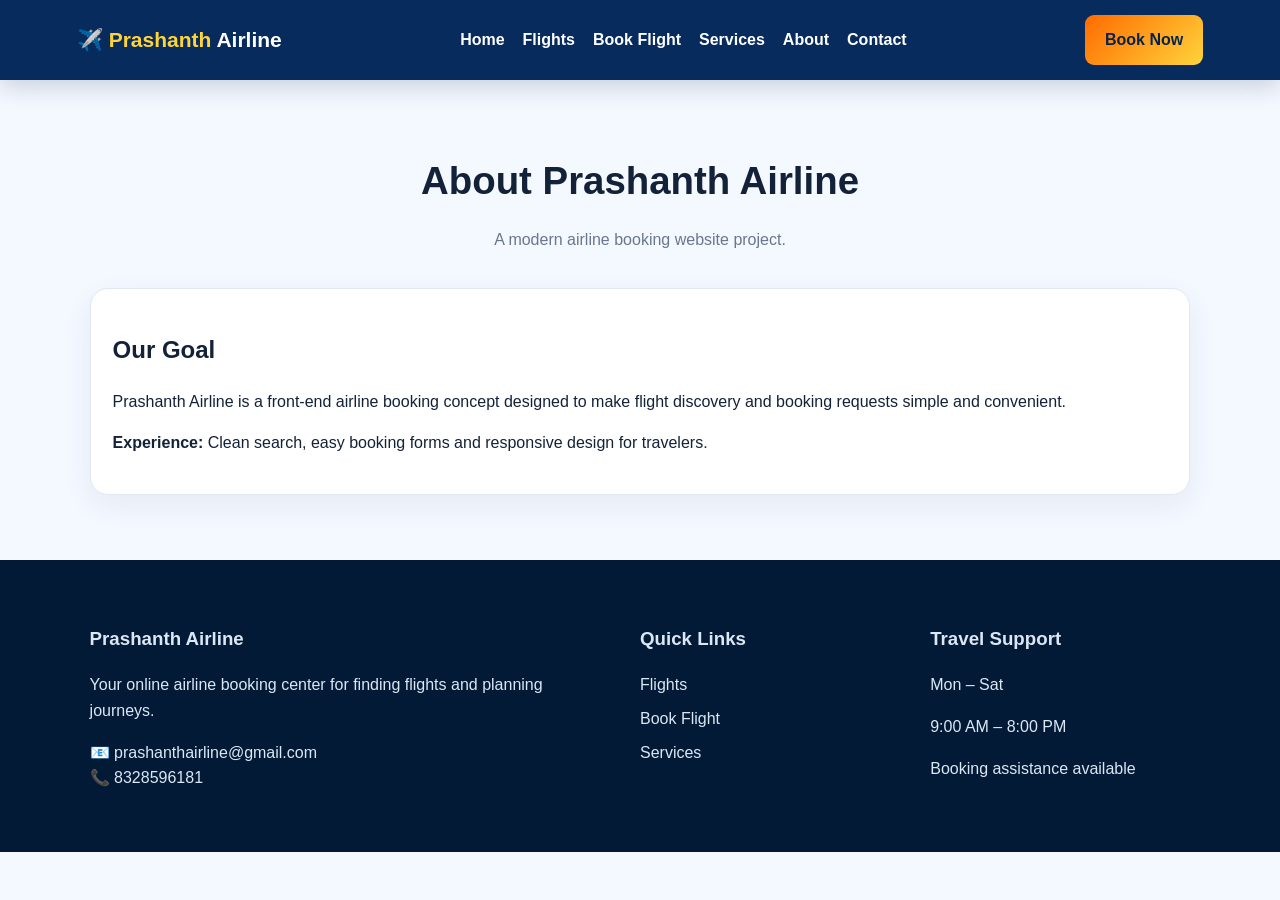
<file: about.html>
<!doctype html><html><head><title>About</title><meta charset="UTF-8"><meta name="viewport" content="width=device-width,initial-scale=1"><link rel="stylesheet" href="css/style.css"><script defer src="js/script.js"></script></head><body><nav class="nav"><a class="logo" href="index.html">✈️ Prashanth <span>Airline</span></a><div class="links"><a href="index.html">Home</a><a href="flights.html">Flights</a><a href="booking.html">Book Flight</a><a href="services.html">Services</a><a href="about.html">About</a><a href="contact.html">Contact</a></div><a class="btn" href="booking.html">Book Now</a></nav><section><div class="title"><h2>About Prashanth Airline</h2><p>A modern airline booking website project.</p></div><div class="box"><h2>Our Goal</h2><p>Prashanth Airline is a front-end airline booking concept designed to make flight discovery and booking requests simple and convenient.</p><p><b>Experience:</b> Clean search, easy booking forms and responsive design for travelers.</p></div></section><footer><div><h3>Prashanth Airline</h3><p>Your online airline booking center for finding flights and planning journeys.</p><p>📧 prashanthairline@gmail.com<br>📞 8328596181</p></div><div><h3>Quick Links</h3><a class="footerLink" href="flights.html">Flights</a><a class="footerLink" href="booking.html">Book Flight</a><a class="footerLink" href="services.html">Services</a></div><div><h3>Travel Support</h3><p>Mon – Sat</p><p>9:00 AM – 8:00 PM</p><p>Booking assistance available</p></div></footer><div id='toast' class='toast'></div></body></html>
</file>
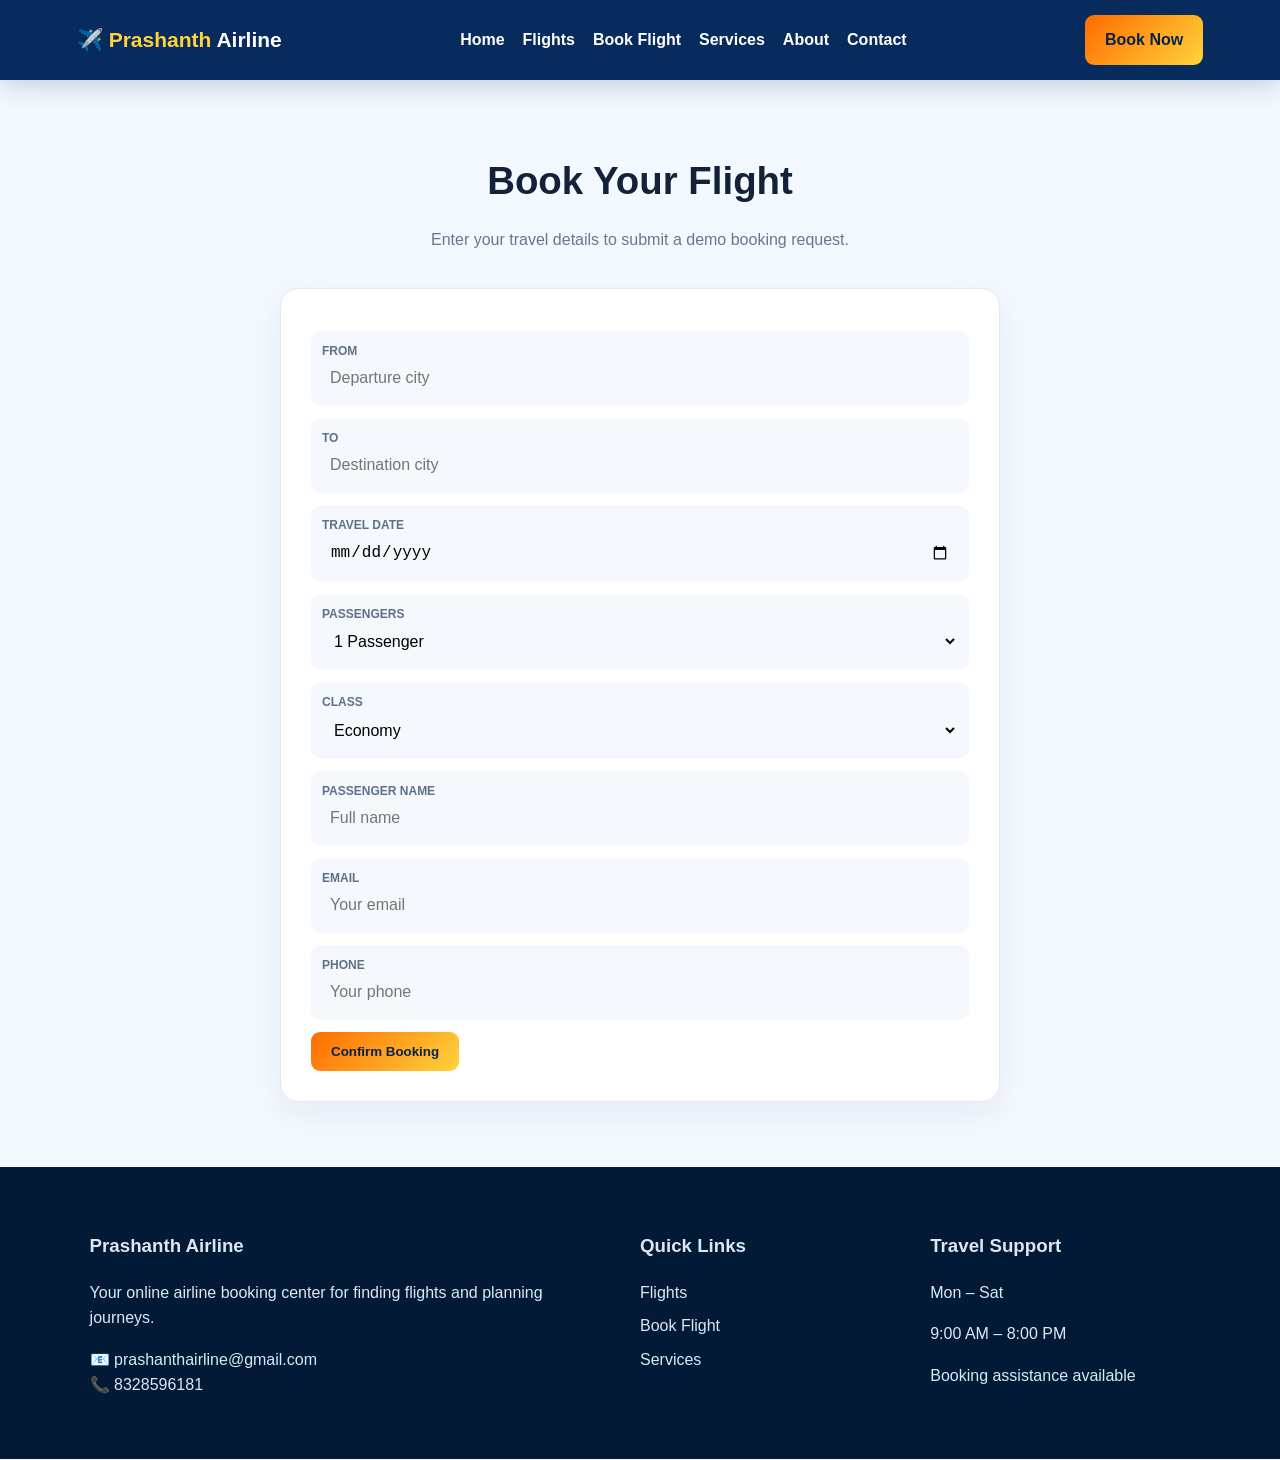
<file: booking.html>
<!doctype html><html><head><title>Book Flight</title><meta charset="UTF-8"><meta name="viewport" content="width=device-width,initial-scale=1"><link rel="stylesheet" href="css/style.css"><script defer src="js/script.js"></script></head><body><nav class="nav"><a class="logo" href="index.html">✈️ Prashanth <span>Airline</span></a><div class="links"><a href="index.html">Home</a><a href="flights.html">Flights</a><a href="booking.html">Book Flight</a><a href="services.html">Services</a><a href="about.html">About</a><a href="contact.html">Contact</a></div><a class="btn" href="booking.html">Book Now</a></nav><section><div class="title"><h2>Book Your Flight</h2><p>Enter your travel details to submit a demo booking request.</p></div><form class="form"><div class="field"><label>FROM</label><input required placeholder="Departure city"></div><div class="field"><label>TO</label><input required placeholder="Destination city"></div><div class="field"><label>TRAVEL DATE</label><input required type="date"></div><div class="field"><label>PASSENGERS</label><select><option>1 Passenger</option><option>2 Passengers</option><option>3 Passengers</option><option>4 Passengers</option></select></div><div class="field"><label>CLASS</label><select><option>Economy</option><option>Premium Economy</option><option>Business</option></select></div><div class="field"><label>PASSENGER NAME</label><input required placeholder="Full name"></div><div class="field"><label>EMAIL</label><input required type="email" placeholder="Your email"></div><div class="field"><label>PHONE</label><input required placeholder="Your phone"></div><button class="btn">Confirm Booking</button></form></section><footer><div><h3>Prashanth Airline</h3><p>Your online airline booking center for finding flights and planning journeys.</p><p>📧 prashanthairline@gmail.com<br>📞 8328596181</p></div><div><h3>Quick Links</h3><a class="footerLink" href="flights.html">Flights</a><a class="footerLink" href="booking.html">Book Flight</a><a class="footerLink" href="services.html">Services</a></div><div><h3>Travel Support</h3><p>Mon – Sat</p><p>9:00 AM – 8:00 PM</p><p>Booking assistance available</p></div></footer><div id='toast' class='toast'></div></body></html>
</file>
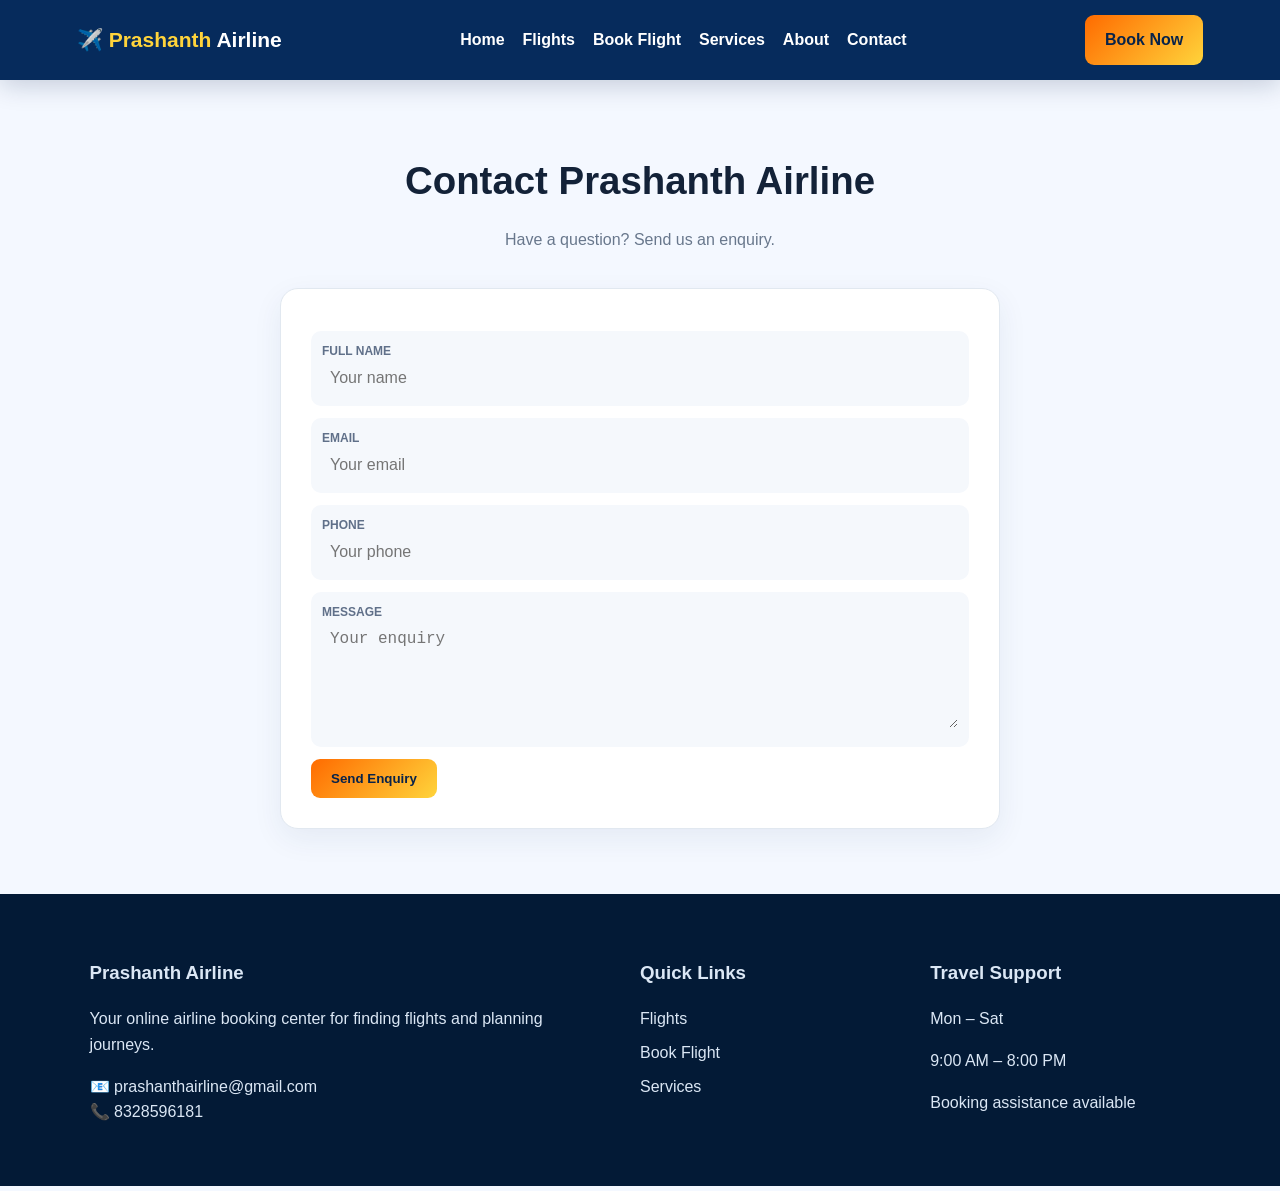
<file: contact.html>
<!doctype html><html><head><title>Contact</title><meta charset="UTF-8"><meta name="viewport" content="width=device-width,initial-scale=1"><link rel="stylesheet" href="css/style.css"><script defer src="js/script.js"></script></head><body><nav class="nav"><a class="logo" href="index.html">✈️ Prashanth <span>Airline</span></a><div class="links"><a href="index.html">Home</a><a href="flights.html">Flights</a><a href="booking.html">Book Flight</a><a href="services.html">Services</a><a href="about.html">About</a><a href="contact.html">Contact</a></div><a class="btn" href="booking.html">Book Now</a></nav><section><div class="title"><h2>Contact Prashanth Airline</h2><p>Have a question? Send us an enquiry.</p></div><form class="form"><div class="field"><label>FULL NAME</label><input required placeholder="Your name"></div><div class="field"><label>EMAIL</label><input required type="email" placeholder="Your email"></div><div class="field"><label>PHONE</label><input required placeholder="Your phone"></div><div class="field"><label>MESSAGE</label><textarea rows="5" placeholder="Your enquiry"></textarea></div><button class="btn">Send Enquiry</button></form></section><footer><div><h3>Prashanth Airline</h3><p>Your online airline booking center for finding flights and planning journeys.</p><p>📧 prashanthairline@gmail.com<br>📞 8328596181</p></div><div><h3>Quick Links</h3><a class="footerLink" href="flights.html">Flights</a><a class="footerLink" href="booking.html">Book Flight</a><a class="footerLink" href="services.html">Services</a></div><div><h3>Travel Support</h3><p>Mon – Sat</p><p>9:00 AM – 8:00 PM</p><p>Booking assistance available</p></div></footer><div id='toast' class='toast'></div></body></html>
</file>
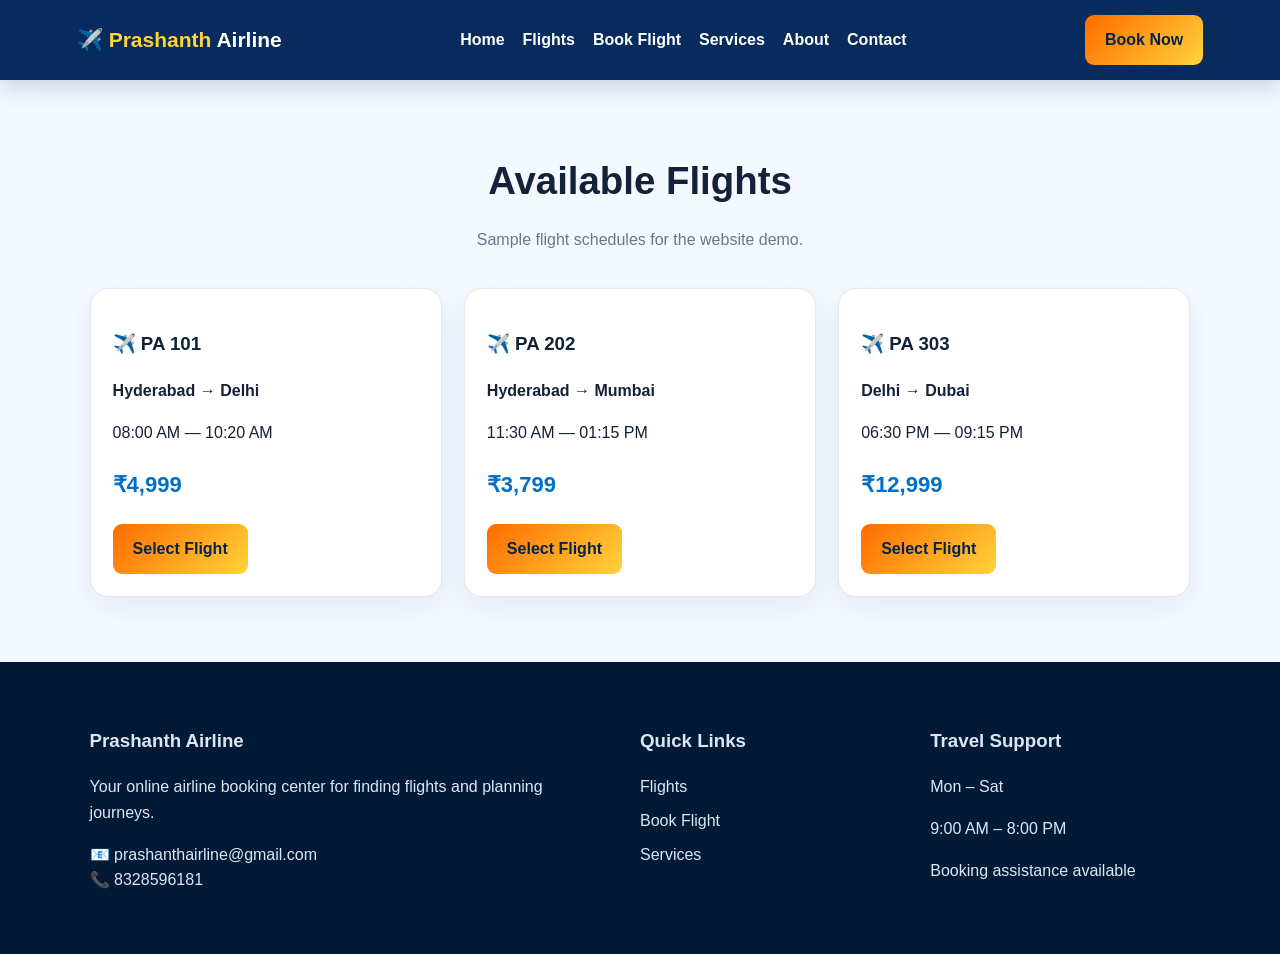
<file: flights.html>
<!doctype html><html><head><title>Flights</title><meta charset="UTF-8"><meta name="viewport" content="width=device-width,initial-scale=1"><link rel="stylesheet" href="css/style.css"><script defer src="js/script.js"></script></head><body><nav class="nav"><a class="logo" href="index.html">✈️ Prashanth <span>Airline</span></a><div class="links"><a href="index.html">Home</a><a href="flights.html">Flights</a><a href="booking.html">Book Flight</a><a href="services.html">Services</a><a href="about.html">About</a><a href="contact.html">Contact</a></div><a class="btn" href="booking.html">Book Now</a></nav><section><div class="title"><h2>Available Flights</h2><p>Sample flight schedules for the website demo.</p></div><div class="grid"><div class="box"><h3>✈️ PA 101</h3><p><b>Hyderabad → Delhi</b></p><p>08:00 AM — 10:20 AM</p><p class="price">₹4,999</p><a class="btn" href="booking.html">Select Flight</a></div><div class="box"><h3>✈️ PA 202</h3><p><b>Hyderabad → Mumbai</b></p><p>11:30 AM — 01:15 PM</p><p class="price">₹3,799</p><a class="btn" href="booking.html">Select Flight</a></div><div class="box"><h3>✈️ PA 303</h3><p><b>Delhi → Dubai</b></p><p>06:30 PM — 09:15 PM</p><p class="price">₹12,999</p><a class="btn" href="booking.html">Select Flight</a></div></div></section><footer><div><h3>Prashanth Airline</h3><p>Your online airline booking center for finding flights and planning journeys.</p><p>📧 prashanthairline@gmail.com<br>📞 8328596181</p></div><div><h3>Quick Links</h3><a class="footerLink" href="flights.html">Flights</a><a class="footerLink" href="booking.html">Book Flight</a><a class="footerLink" href="services.html">Services</a></div><div><h3>Travel Support</h3><p>Mon – Sat</p><p>9:00 AM – 8:00 PM</p><p>Booking assistance available</p></div></footer><div id='toast' class='toast'></div></body></html>
</file>
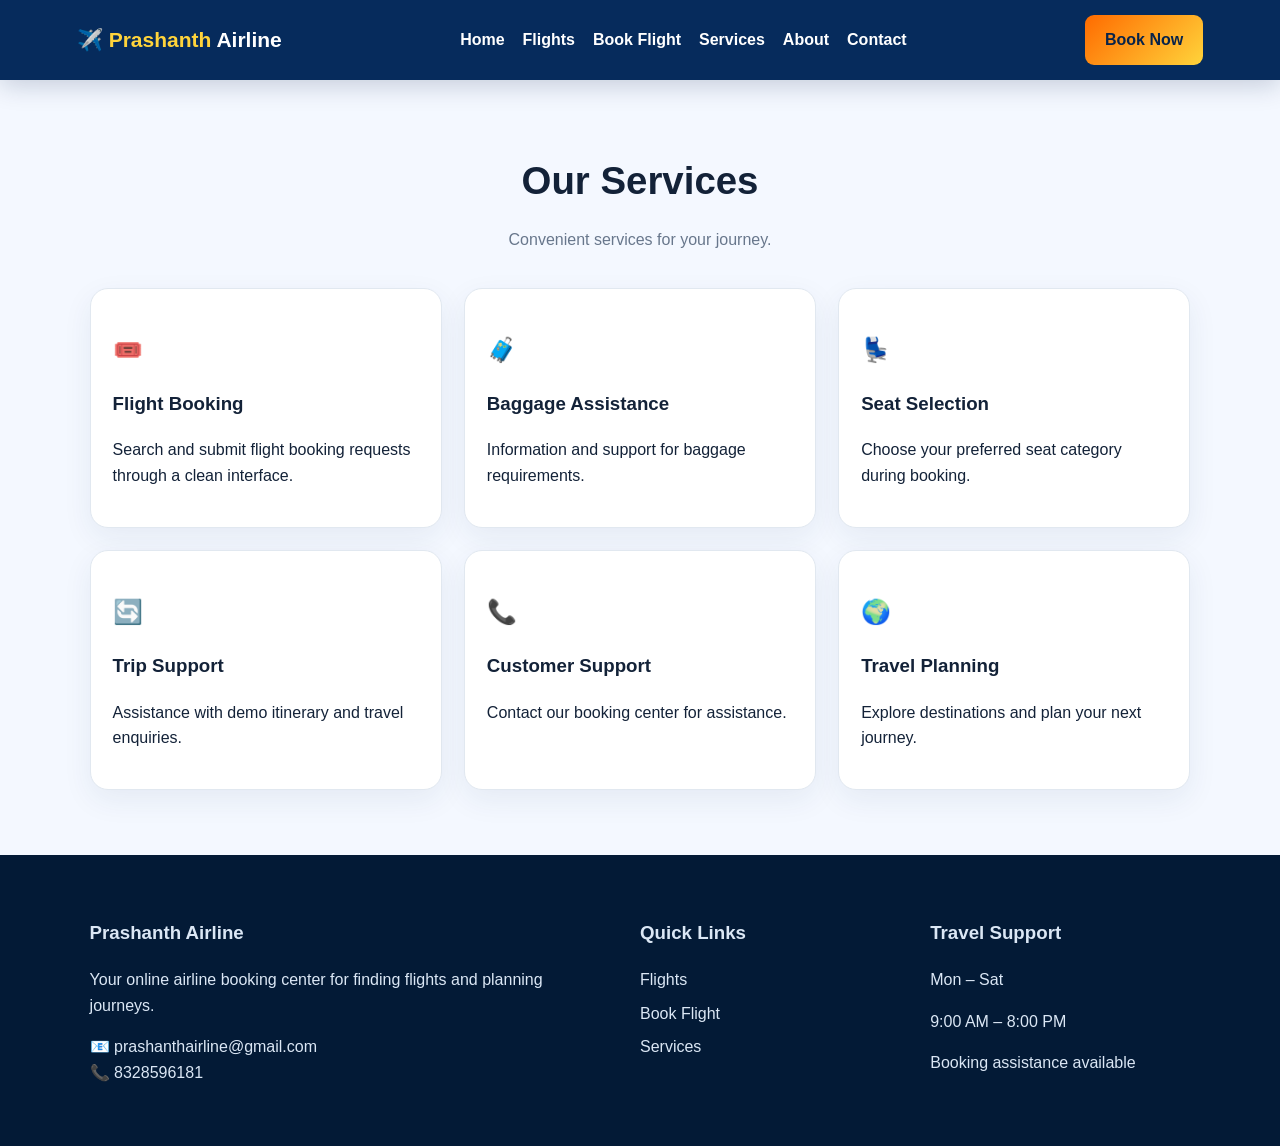
<file: services.html>
<!doctype html><html><head><title>Services</title><meta charset="UTF-8"><meta name="viewport" content="width=device-width,initial-scale=1"><link rel="stylesheet" href="css/style.css"><script defer src="js/script.js"></script></head><body><nav class="nav"><a class="logo" href="index.html">✈️ Prashanth <span>Airline</span></a><div class="links"><a href="index.html">Home</a><a href="flights.html">Flights</a><a href="booking.html">Book Flight</a><a href="services.html">Services</a><a href="about.html">About</a><a href="contact.html">Contact</a></div><a class="btn" href="booking.html">Book Now</a></nav><section><div class="title"><h2>Our Services</h2><p>Convenient services for your journey.</p></div><div class="grid"><div class="box"><h2>🎟️</h2><h3>Flight Booking</h3><p>Search and submit flight booking requests through a clean interface.</p></div><div class="box"><h2>🧳</h2><h3>Baggage Assistance</h3><p>Information and support for baggage requirements.</p></div><div class="box"><h2>💺</h2><h3>Seat Selection</h3><p>Choose your preferred seat category during booking.</p></div><div class="box"><h2>🔄</h2><h3>Trip Support</h3><p>Assistance with demo itinerary and travel enquiries.</p></div><div class="box"><h2>📞</h2><h3>Customer Support</h3><p>Contact our booking center for assistance.</p></div><div class="box"><h2>🌍</h2><h3>Travel Planning</h3><p>Explore destinations and plan your next journey.</p></div></div></section><footer><div><h3>Prashanth Airline</h3><p>Your online airline booking center for finding flights and planning journeys.</p><p>📧 prashanthairline@gmail.com<br>📞 8328596181</p></div><div><h3>Quick Links</h3><a class="footerLink" href="flights.html">Flights</a><a class="footerLink" href="booking.html">Book Flight</a><a class="footerLink" href="services.html">Services</a></div><div><h3>Travel Support</h3><p>Mon – Sat</p><p>9:00 AM – 8:00 PM</p><p>Booking assistance available</p></div></footer><div id='toast' class='toast'></div></body></html>
</file>
<file: css/style.css>
*{box-sizing:border-box}body{margin:0;font-family:Arial,sans-serif;background:#f4f8ff;color:#132238;line-height:1.6}a{text-decoration:none;color:inherit}.nav{position:sticky;top:0;z-index:10;background:#062b5c;color:white;padding:15px 6%;display:flex;align-items:center;justify-content:space-between;box-shadow:0 5px 25px #001d4433}.logo{font-size:21px;font-weight:900;color:#ffd43b}.logo span{color:#fff}.links{display:flex;gap:18px}.links a{font-weight:bold;transition:.3s}.links a:hover{color:#ffd43b}.btn{display:inline-block;border:0;border-radius:9px;padding:12px 20px;background:linear-gradient(135deg,#ff6b00,#ffd43b);color:#08234a;font-weight:900;cursor:pointer;transition:.3s}.btn:hover{transform:translateY(-3px);box-shadow:0 12px 28px #ff8a003f}.hero{min-height:78vh;display:flex;align-items:center;padding:70px 7%;color:#fff;background:linear-gradient(100deg,#021c3ddd,#006bb0aa),url('https://images.unsplash.com/photo-1436491865332-7a61a109cc05?auto=format&fit=crop&w=1800&q=85') center/cover}.hero h1{font-size:clamp(2.8rem,6vw,5.4rem);line-height:1;margin:18px 0}.hero p{max-width:650px;font-size:1.15rem}.tag{display:inline-block;background:#ffd43b;color:#08234a;padding:7px 14px;border-radius:30px;font-weight:900}.searchbox{background:#ffffffee;color:#132238;padding:20px;border-radius:16px;display:grid;grid-template-columns:repeat(4,1fr);gap:10px;max-width:950px;margin-top:25px}.searchbox input,.searchbox select{padding:12px;border:1px solid #ccd7e6;border-radius:8px;width:100%}section{padding:65px 7%}.title{text-align:center;margin-bottom:35px}.title h2{font-size:2.4rem;margin:5px}.title p{color:#68778c}.cards,.grid{display:grid;grid-template-columns:repeat(3,1fr);gap:22px}.card,.box,.form{background:white;border:1px solid #e1e8f0;border-radius:18px;box-shadow:0 10px 30px #17355d12}.card{overflow:hidden;transition:.35s}.card:hover,.box:hover{transform:translateY(-7px);box-shadow:0 18px 40px #17355d22}.card img{width:100%;height:230px;object-fit:cover}.pad,.box{padding:22px}.price{font-size:22px;font-weight:900;color:#006fc9}.form{max-width:720px;margin:auto;padding:30px}.field{background:#f5f8fc;border:2px solid transparent;border-radius:10px;padding:9px;margin:12px 0}.field:focus-within{border-color:#0078d4}.field label{display:block;font-size:12px;font-weight:900;color:#607089}.field input,.field select,.field textarea{width:100%;border:0;background:transparent;outline:0;padding:8px;font-size:16px}.toast{display:none;position:fixed;right:20px;bottom:20px;background:#062b5c;color:white;padding:15px 20px;border-radius:10px;z-index:50}footer{background:#031a36;color:#dbe7f5;padding:45px 7%;display:grid;grid-template-columns:2fr 1fr 1fr;gap:30px}.footerLink{display:block;margin:8px 0}.footerLink:hover{color:#ffd43b}@media(max-width:850px){.links{display:none}.searchbox,.cards,.grid,footer{grid-template-columns:1fr}}
</file>
